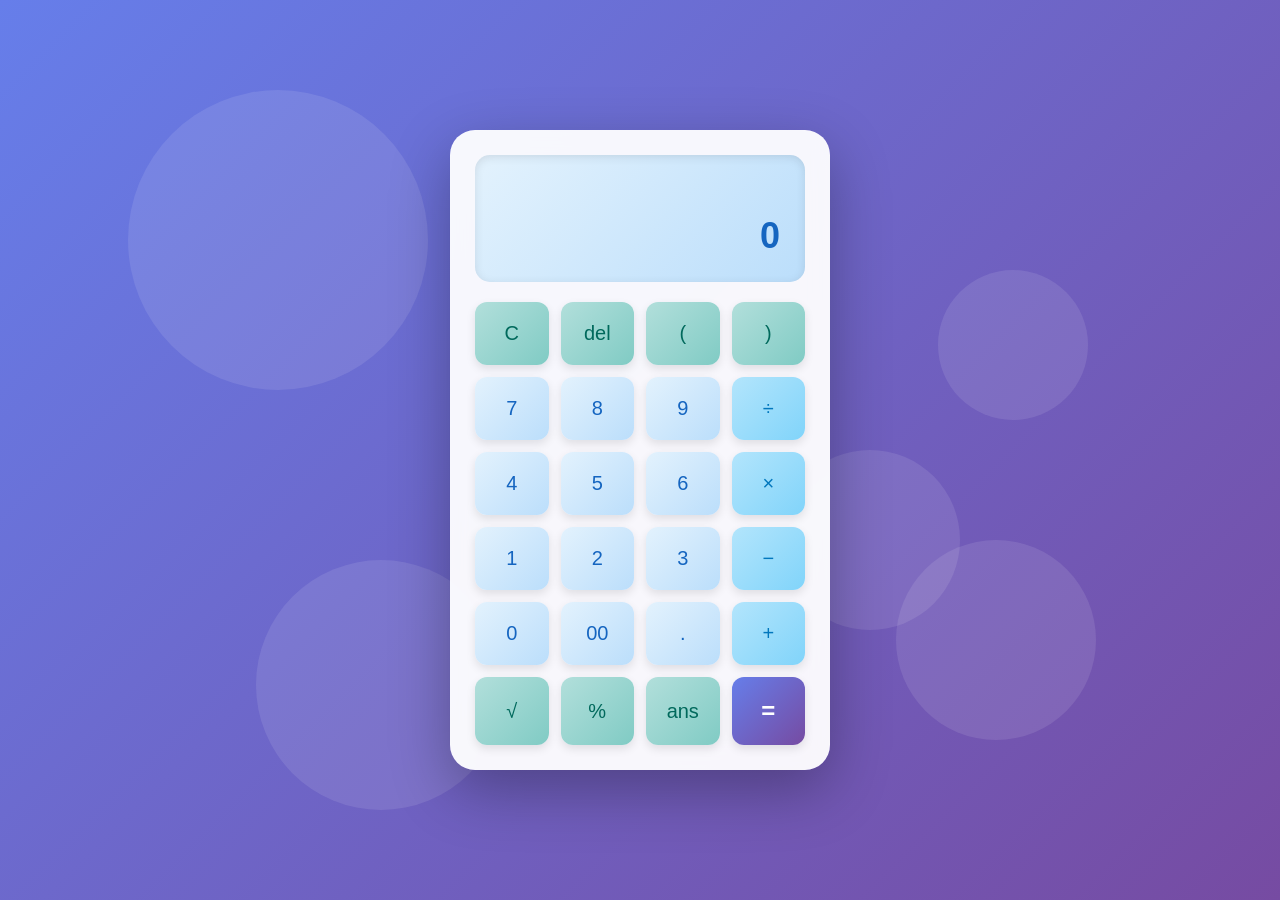
<file: Calculator/index.html>
<!DOCTYPE html>
<html lang="en">
<head>
    <meta charset="UTF-8">
    <meta name="viewport" content="width=device-width, initial-scale=1.0">
    <title>Calculator</title>
    <link rel="stylesheet" href="style.css">
</head>
<body>
    <div class="background-animation">
        <div class="circle circle1"></div>
        <div class="circle circle2"></div>
        <div class="circle circle3"></div>
        <div class="circle circle4"></div>
        <div class="circle circle5"></div>
    </div>

    <div class="calculator">
        <div class="display">
            <div class="expression" id="expression"></div>
            <div class="result" id="result">0</div>
        </div>
        
        <div class="buttons">
            <button class="btn function" onclick="clearDisplay()">C</button>
            <button class="btn function" onclick="deleteLast()">del</button>
            <button class="btn function" onclick="appendOperator('(')">(</button>
            <button class="btn function" onclick="appendOperator(')')">)</button>
            
            <button class="btn number" onclick="appendNumber('7')">7</button>
            <button class="btn number" onclick="appendNumber('8')">8</button>
            <button class="btn number" onclick="appendNumber('9')">9</button>
            <button class="btn operator" onclick="appendOperator('/')">÷</button>
            
            <button class="btn number" onclick="appendNumber('4')">4</button>
            <button class="btn number" onclick="appendNumber('5')">5</button>
            <button class="btn number" onclick="appendNumber('6')">6</button>
            <button class="btn operator" onclick="appendOperator('*')">×</button>
            
            <button class="btn number" onclick="appendNumber('1')">1</button>
            <button class="btn number" onclick="appendNumber('2')">2</button>
            <button class="btn number" onclick="appendNumber('3')">3</button>
            <button class="btn operator" onclick="appendOperator('-')">−</button>
            
            <button class="btn number" onclick="appendNumber('0')">0</button>
            <button class="btn number" onclick="appendNumber('00')">00</button>
            <button class="btn number" onclick="appendNumber('.')">.</button>
            <button class="btn operator" onclick="appendOperator('+')">+</button>
            
            <button class="btn function" onclick="calculateSquareRoot()">√</button>
            <button class="btn function" onclick="calculatePercentage()">%</button>
            <button class="btn function" onclick="getAnswer()">ans</button>
            <button class="btn equals" onclick="calculate()">=</button>
        </div>
    </div>

    <script src="script.js"></script>
</body>
</html>
</file>
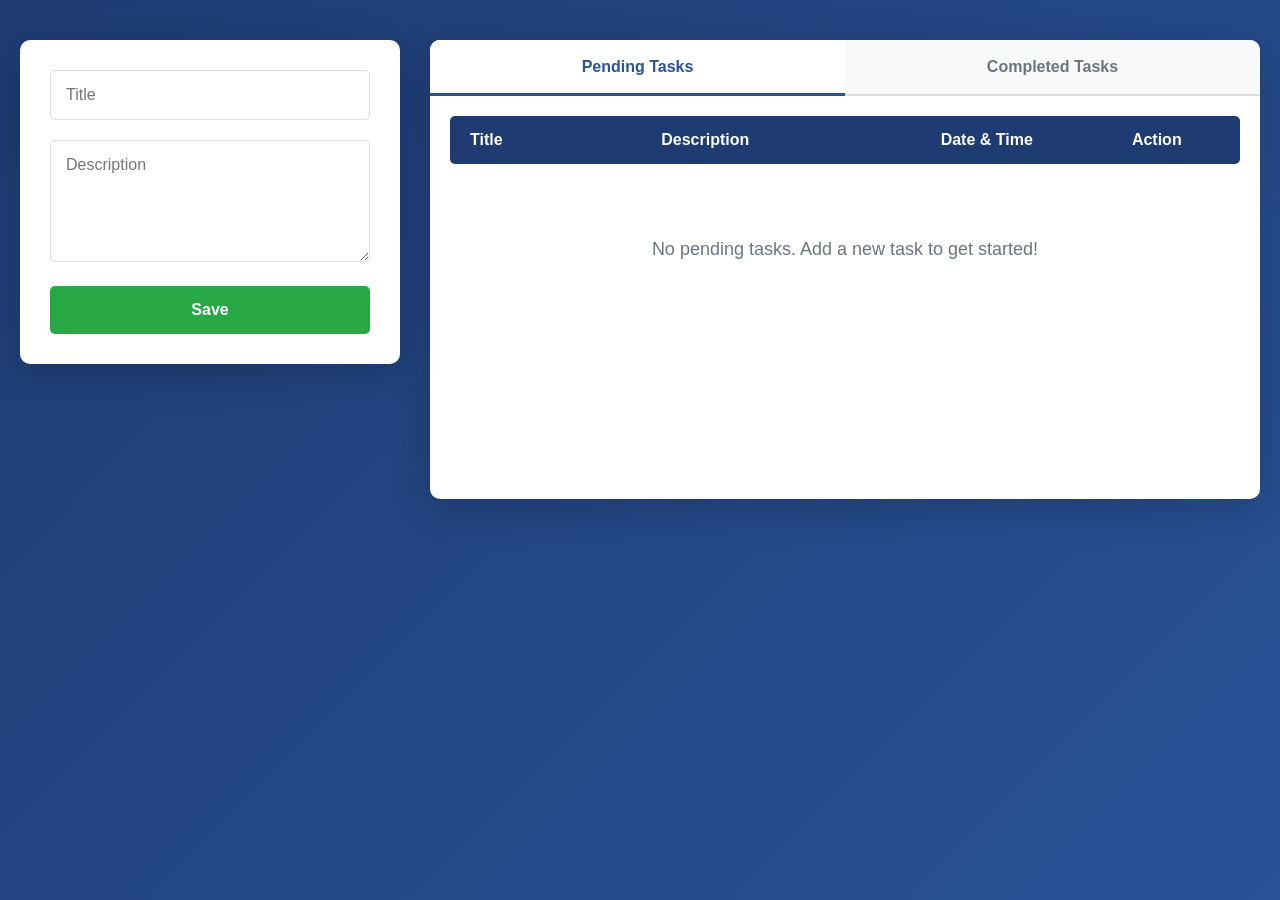
<file: To-do webapp/index.html>
<!DOCTYPE html>
<html lang="en">
<head>
    <meta charset="UTF-8">
    <meta name="viewport" content="width=device-width, initial-scale=1.0">
    <title>To-Do Web App</title>
    <link rel="stylesheet" href="todo.css">
</head>
<body>
    <div class="container">
        <!-- Left Side - Add Task Form -->
        <div class="form-section">
            <div class="form-card">
                <input 
                    type="text" 
                    id="taskTitle" 
                    class="input-field" 
                    placeholder="Title"
                    required
                >
                
                <textarea 
                    id="taskDescription" 
                    class="input-field textarea-field" 
                    placeholder="Description"
                    rows="5"
                    required
                ></textarea>
                
                <div class="validation-message" id="validationMessage">
                    <span class="warning-icon">⚠️</span>
                    <span>Please fill out this field.</span>
                </div>
                
                <button class="save-btn" id="saveBtn">Save</button>
            </div>
        </div>

        <!-- Right Side - Task Lists -->
        <div class="tasks-section">
            <!-- Tabs -->
            <div class="tabs">
                <button class="tab-btn active" data-tab="pending">Pending Tasks</button>
                <button class="tab-btn" data-tab="completed">Completed Tasks</button>
            </div>

            <!-- Task Table -->
            <div class="task-table">
                <div class="table-header">
                    <div class="header-title">Title</div>
                    <div class="header-description">Description</div>
                    <div class="header-date">Date & Time</div>
                    <div class="header-action">Action</div>
                </div>

                <!-- Pending Tasks List -->
                <div id="pendingTasks" class="task-list active">
                    <!-- Tasks will be dynamically added here -->
                </div>

                <!-- Completed Tasks List -->
                <div id="completedTasks" class="task-list">
                    <!-- Completed tasks will be dynamically added here -->
                </div>
            </div>
        </div>
    </div>

    <script src="todo.js"></script>
</body>
</html>
</file>
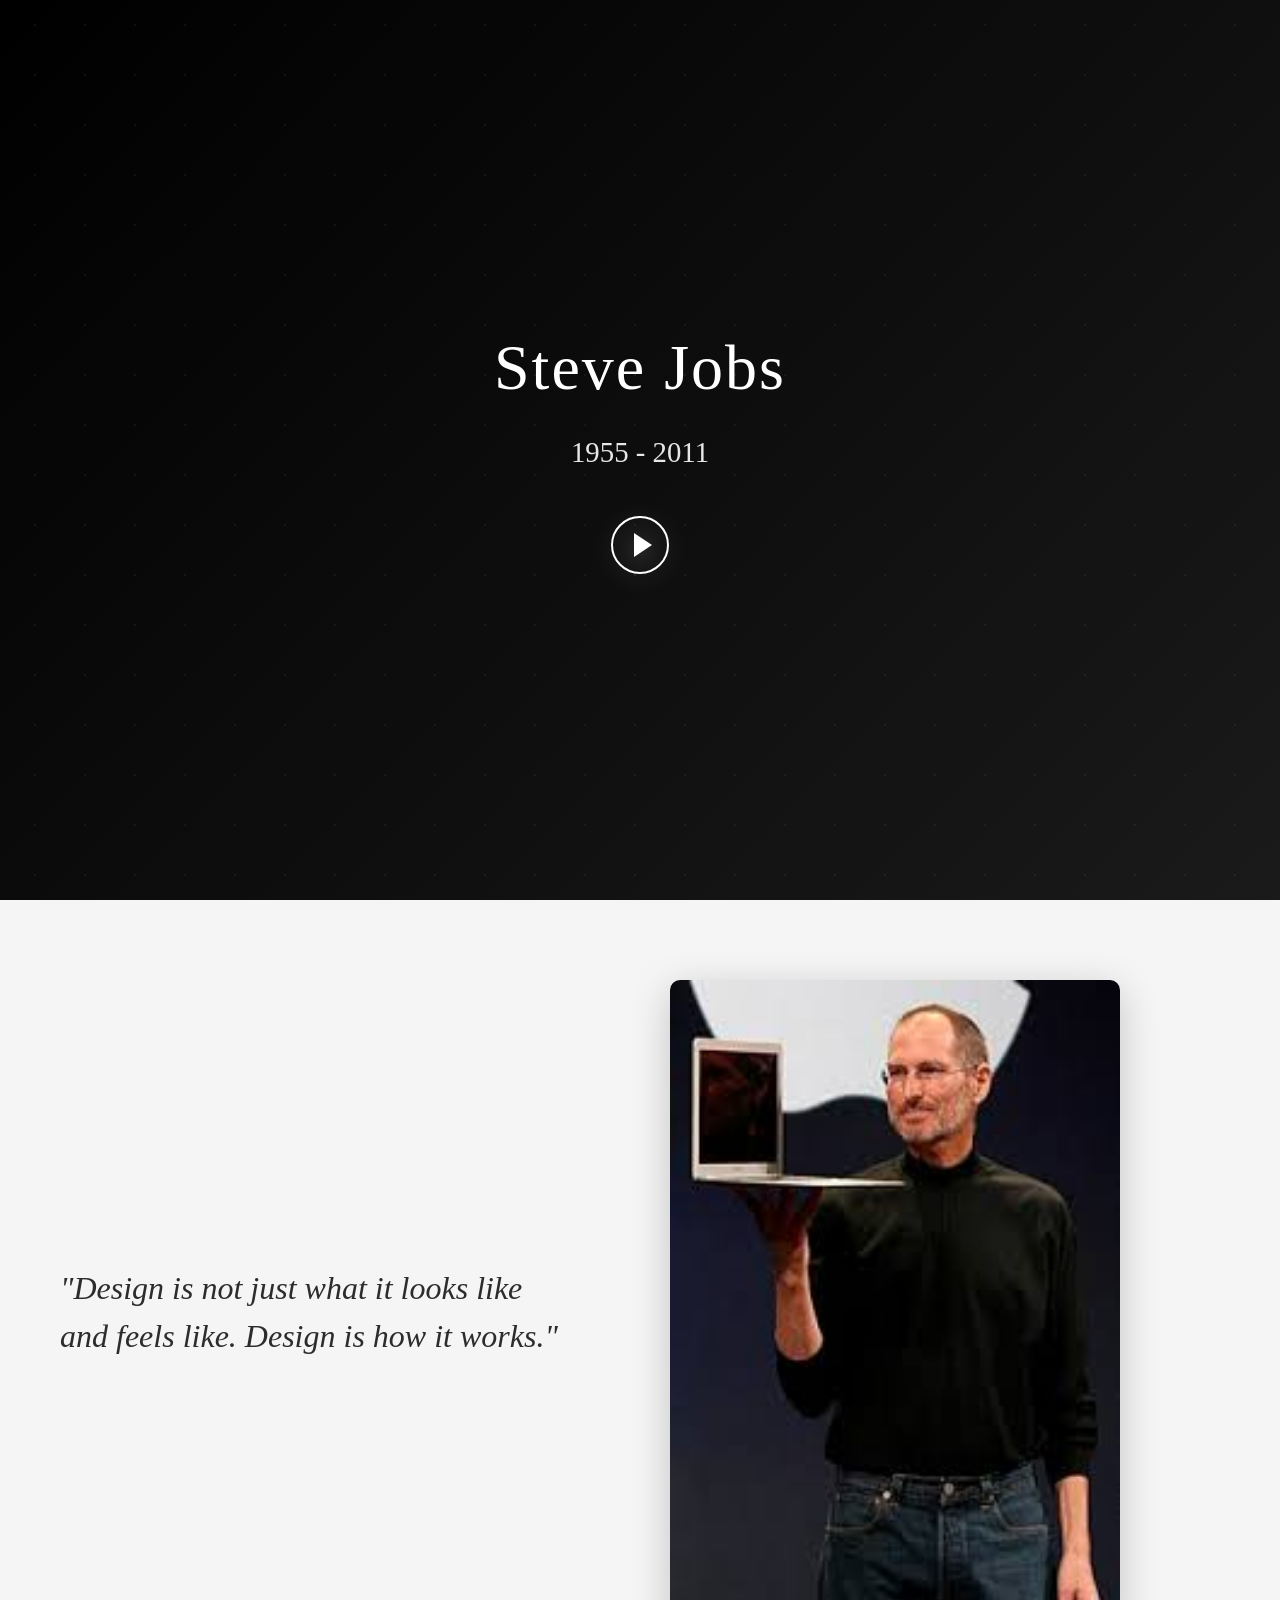
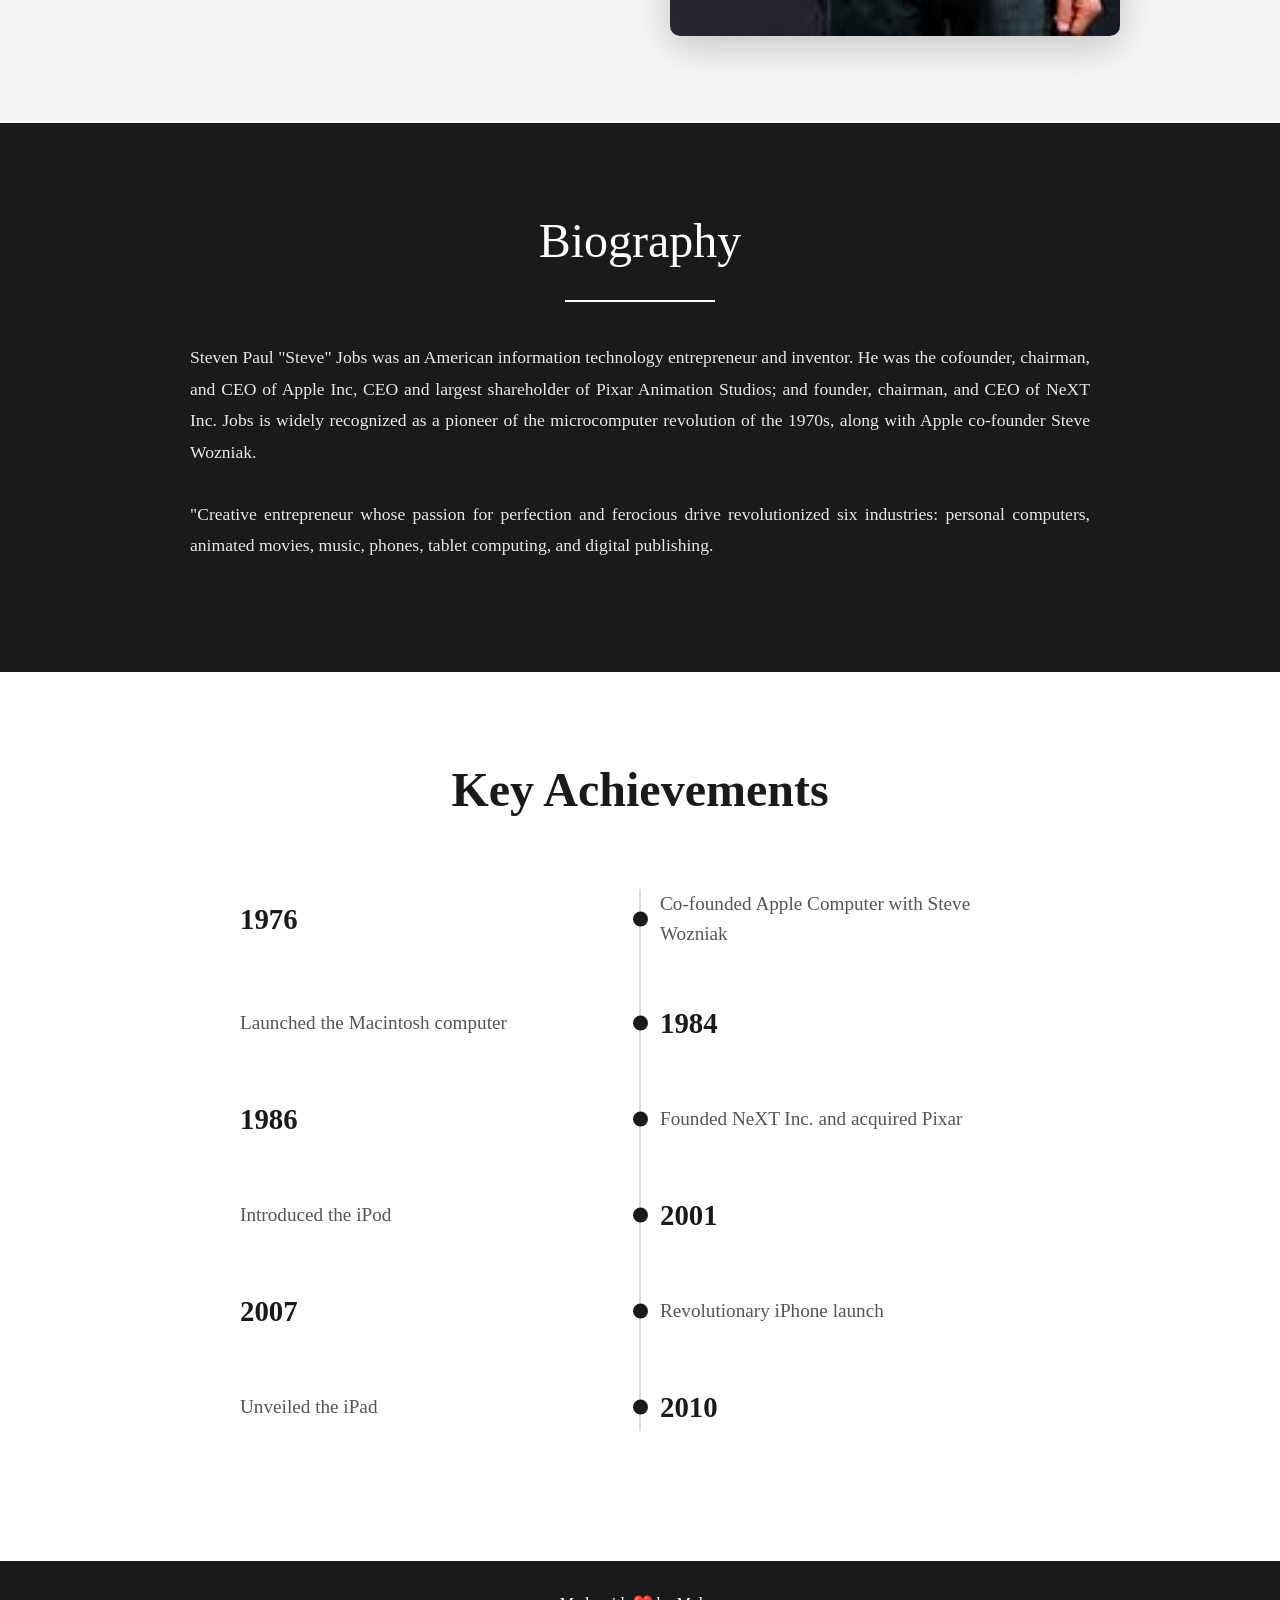
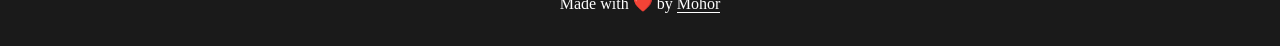
<file: Tribute page/index.html>
<!DOCTYPE html>
<html lang="en">
<head>
    <meta charset="UTF-8">
    <meta name="viewport" content="width=device-width, initial-scale=1.0">
    <title>Steve Jobs - Tribute Page</title>
    <link rel="stylesheet" href="tribute.css">
</head>
<body>
    <!-- Hero Section -->
    <section class="hero">
        <div class="hero-content">
            <h1 class="hero-title">Steve Jobs</h1>
            <p class="hero-years">1955 - 2011</p>
            <div class="play-button" id="playButton">
                <svg width="60" height="60" viewBox="0 0 60 60">
                    <circle cx="30" cy="30" r="28" stroke="white" stroke-width="2" fill="none"/>
                    <polygon points="24,18 24,42 42,30" fill="white"/>
                </svg>
            </div>
        </div>
    </section>

    <!-- Quote Section -->
    <section class="quote-section">
        <div class="container">
            <div class="quote-content">
                <div class="quote-text">
                    <p class="quote">"Design is not just what it looks like and feels like. Design is how it works."</p>
                </div>
                <div class="quote-image">
                    <img src="steve.jpg" alt="Steve Jobs">
                </div>
            </div>
        </div>
    </section>

    <!-- Biography Section -->
    <section class="biography">
        <div class="container">
            <h2 class="bio-title">Biography</h2>
            <div class="bio-line"></div>
            <p class="bio-text">
                Steven Paul "Steve" Jobs was an American information technology entrepreneur and inventor. He was the cofounder, chairman, and CEO of Apple Inc, CEO and largest shareholder of Pixar Animation Studios; and founder, chairman, and CEO of NeXT Inc. Jobs is widely recognized as a pioneer of the microcomputer revolution of the 1970s, along with Apple co-founder Steve Wozniak.
            </p>
            <p class="bio-text">
                "Creative entrepreneur whose passion for perfection and ferocious drive revolutionized six industries: personal computers, animated movies, music, phones, tablet computing, and digital publishing.
            </p>
        </div>
    </section>

    <!-- Achievements Section -->
    <section class="achievements">
        <div class="container">
            <h2 class="section-title">Key Achievements</h2>
            <div class="timeline">
                <div class="timeline-item">
                    <div class="year">1976</div>
                    <div class="achievement">Co-founded Apple Computer with Steve Wozniak</div>
                </div>
                <div class="timeline-item">
                    <div class="year">1984</div>
                    <div class="achievement">Launched the Macintosh computer</div>
                </div>
                <div class="timeline-item">
                    <div class="year">1986</div>
                    <div class="achievement">Founded NeXT Inc. and acquired Pixar</div>
                </div>
                <div class="timeline-item">
                    <div class="year">2001</div>
                    <div class="achievement">Introduced the iPod</div>
                </div>
                <div class="timeline-item">
                    <div class="year">2007</div>
                    <div class="achievement">Revolutionary iPhone launch</div>
                </div>
                <div class="timeline-item">
                    <div class="year">2010</div>
                    <div class="achievement">Unveiled the iPad</div>
                </div>
            </div>
        </div>
    </section>

    <!-- Footer -->
    <footer class="footer">
        <p>Made with ❤️ by <a href="#" target="_blank">Mohor</a></p>
    </footer>

    <script src="tribute.js"></script>
</body>
</html>
</file>
<file: Calculator/style.css>
* {
    margin: 0;
    padding: 0;
    box-sizing: border-box;
}

body {
    font-family: 'Segoe UI', Tahoma, Geneva, Verdana, sans-serif;
    display: flex;
    justify-content: center;
    align-items: center;
    min-height: 100vh;
    background: linear-gradient(135deg, #667eea 0%, #764ba2 100%);
    overflow: hidden;
    position: relative;
}

.background-animation {
    position: fixed;
    width: 100%;
    height: 100%;
    overflow: hidden;
    z-index: 0;
}

.circle {
    position: absolute;
    border-radius: 50%;
    background: rgba(255, 255, 255, 0.1);
    animation: float 20s infinite ease-in-out;
}

.circle1 {
    width: 300px;
    height: 300px;
    top: 10%;
    left: 10%;
    animation-delay: 0s;
    animation-duration: 25s;
}

.circle2 {
    width: 200px;
    height: 200px;
    top: 60%;
    left: 70%;
    animation-delay: 2s;
    animation-duration: 20s;
}

.circle3 {
    width: 150px;
    height: 150px;
    top: 30%;
    right: 15%;
    animation-delay: 4s;
    animation-duration: 22s;
}

.circle4 {
    width: 250px;
    height: 250px;
    bottom: 10%;
    left: 20%;
    animation-delay: 1s;
    animation-duration: 28s;
}

.circle5 {
    width: 180px;
    height: 180px;
    bottom: 30%;
    right: 25%;
    animation-delay: 3s;
    animation-duration: 24s;
}

@keyframes float {
    0%, 100% {
        transform: translate(0, 0) scale(1);
        opacity: 0.3;
    }
    25% {
        transform: translate(50px, -50px) scale(1.1);
        opacity: 0.5;
    }
    50% {
        transform: translate(-30px, 50px) scale(0.9);
        opacity: 0.4;
    }
    75% {
        transform: translate(40px, 30px) scale(1.05);
        opacity: 0.6;
    }
}

.calculator {
    background: rgba(255, 255, 255, 0.95);
    backdrop-filter: blur(10px);
    padding: 25px;
    border-radius: 25px;
    box-shadow: 0 20px 60px rgba(0, 0, 0, 0.3);
    width: 380px;
    position: relative;
    z-index: 1;
}

.display {
    background: linear-gradient(135deg, #e3f2fd 0%, #bbdefb 100%);
    padding: 25px;
    border-radius: 15px;
    margin-bottom: 20px;
    min-height: 100px;
    display: flex;
    flex-direction: column;
    justify-content: space-between;
    box-shadow: inset 0 2px 10px rgba(0, 0, 0, 0.1);
}

.expression {
    color: #64b5f6;
    font-size: 18px;
    min-height: 25px;
    text-align: right;
    word-wrap: break-word;
    margin-bottom: 10px;
}

.result {
    color: #1565c0;
    font-size: 36px;
    font-weight: 600;
    text-align: right;
    word-wrap: break-word;
}

.buttons {
    display: grid;
    grid-template-columns: repeat(4, 1fr);
    gap: 12px;
}

.btn {
    padding: 20px;
    font-size: 20px;
    border: none;
    border-radius: 12px;
    cursor: pointer;
    transition: all 0.3s ease;
    font-weight: 500;
    box-shadow: 0 4px 10px rgba(0, 0, 0, 0.1);
}

.btn:hover {
    transform: translateY(-2px);
    box-shadow: 0 6px 15px rgba(0, 0, 0, 0.2);
}

.btn:active {
    transform: translateY(0);
    box-shadow: 0 2px 5px rgba(0, 0, 0, 0.1);
}

.btn.number {
    background: linear-gradient(135deg, #e3f2fd 0%, #bbdefb 100%);
    color: #1565c0;
}

.btn.operator {
    background: linear-gradient(135deg, #b3e5fc 0%, #81d4fa 100%);
    color: #0277bd;
}

.btn.function {
    background: linear-gradient(135deg, #b2dfdb 0%, #80cbc4 100%);
    color: #00695c;
}

.btn.equals {
    background: linear-gradient(135deg, #667eea 0%, #764ba2 100%);
    color: white;
    font-size: 24px;
    font-weight: 600;
}

.btn.equals:hover {
    background: linear-gradient(135deg, #764ba2 0%, #667eea 100%);
}

@media (max-width: 480px) {
    .calculator {
        width: 95%;
        padding: 20px;
    }
    
    .btn {
        padding: 18px;
        font-size: 18px;
    }
    
    .result {
        font-size: 32px;
    }
}
</file>
<file: To-do webapp/todo.css>
* {
    margin: 0;
    padding: 0;
    box-sizing: border-box;
}

body {
    font-family: 'Segoe UI', Tahoma, Geneva, Verdana, sans-serif;
    background: linear-gradient(135deg, #1e3c72 0%, #2a5298 100%);
    min-height: 100vh;
    padding: 40px 20px;
}

.container {
    max-width: 1400px;
    margin: 0 auto;
    display: grid;
    grid-template-columns: 380px 1fr;
    gap: 30px;
    align-items: start;
}

/* Form Section */
.form-section {
    position: sticky;
    top: 40px;
}

.form-card {
    background: white;
    padding: 30px;
    border-radius: 10px;
    box-shadow: 0 10px 40px rgba(0, 0, 0, 0.2);
}

.input-field {
    width: 100%;
    padding: 15px;
    margin-bottom: 20px;
    border: 1px solid #ddd;
    border-radius: 5px;
    font-size: 16px;
    font-family: inherit;
    transition: border-color 0.3s ease;
}

.input-field:focus {
    outline: none;
    border-color: #2a5298;
}

.input-field.error {
    border-color: #e74c3c;
}

.textarea-field {
    resize: vertical;
    min-height: 120px;
}

.validation-message {
    display: none;
    background: #fff3cd;
    border: 1px solid #ffc107;
    border-radius: 5px;
    padding: 12px;
    margin-bottom: 20px;
    color: #856404;
    font-size: 14px;
    align-items: center;
    gap: 10px;
}

.validation-message.show {
    display: flex;
}

.warning-icon {
    font-size: 18px;
}

.save-btn {
    width: 100%;
    padding: 15px;
    background: #28a745;
    color: white;
    border: none;
    border-radius: 5px;
    font-size: 16px;
    font-weight: 600;
    cursor: pointer;
    transition: background 0.3s ease, transform 0.2s ease;
}

.save-btn:hover {
    background: #218838;
    transform: translateY(-2px);
}

.save-btn:active {
    transform: translateY(0);
}

/* Tasks Section */
.tasks-section {
    background: white;
    border-radius: 10px;
    box-shadow: 0 10px 40px rgba(0, 0, 0, 0.2);
    overflow: hidden;
}

/* Tabs */
.tabs {
    display: flex;
    background: #f8f9fa;
    border-bottom: 2px solid #ddd;
}

.tab-btn {
    flex: 1;
    padding: 18px;
    background: transparent;
    border: none;
    font-size: 16px;
    font-weight: 600;
    color: #6c757d;
    cursor: pointer;
    transition: all 0.3s ease;
    position: relative;
}

.tab-btn:hover {
    background: #e9ecef;
}

.tab-btn.active {
    color: #2a5298;
    background: white;
}

.tab-btn.active::after {
    content: '';
    position: absolute;
    bottom: -2px;
    left: 0;
    right: 0;
    height: 3px;
    background: #2a5298;
}

/* Task Table */
.task-table {
    padding: 20px;
}

.table-header {
    display: grid;
    grid-template-columns: 2fr 3fr 2fr 1fr;
    gap: 15px;
    padding: 15px 20px;
    background: #1e3c72;
    color: white;
    font-weight: 600;
    border-radius: 5px;
    margin-bottom: 15px;
}

.task-list {
    display: none;
    min-height: 300px;
}

.task-list.active {
    display: block;
}

.task-item {
    display: grid;
    grid-template-columns: 2fr 3fr 2fr 1fr;
    gap: 15px;
    padding: 20px;
    background: white;
    border: 1px solid #e9ecef;
    border-radius: 5px;
    margin-bottom: 15px;
    align-items: center;
    transition: all 0.3s ease;
    animation: slideIn 0.4s ease;
}

@keyframes slideIn {
    from {
        opacity: 0;
        transform: translateY(-10px);
    }
    to {
        opacity: 1;
        transform: translateY(0);
    }
}

.task-item:hover {
    box-shadow: 0 5px 15px rgba(0, 0, 0, 0.1);
    transform: translateY(-2px);
}

.task-title {
    font-weight: 600;
    color: #2c3e50;
    word-break: break-word;
}

.task-description {
    color: #6c757d;
    word-break: break-word;
}

.task-datetime {
    color: #6c757d;
    font-size: 14px;
}

.task-actions {
    display: flex;
    gap: 10px;
    justify-content: flex-end;
}

.action-btn {
    padding: 8px 16px;
    border: none;
    border-radius: 5px;
    font-size: 14px;
    font-weight: 600;
    cursor: pointer;
    transition: all 0.3s ease;
}

.complete-btn {
    background: #28a745;
    color: white;
}

.complete-btn:hover {
    background: #218838;
    transform: scale(1.05);
}

.edit-btn {
    background: #ffc107;
    color: #212529;
}

.edit-btn:hover {
    background: #e0a800;
    transform: scale(1.05);
}

.delete-btn {
    background: #dc3545;
    color: white;
    padding: 10px 18px;
}

.delete-btn:hover {
    background: #c82333;
    transform: scale(1.05);
}

.empty-message {
    text-align: center;
    padding: 60px 20px;
    color: #6c757d;
    font-size: 18px;
}

/* Responsive Design */
@media (max-width: 1024px) {
    .container {
        grid-template-columns: 1fr;
    }

    .form-section {
        position: static;
    }
}

@media (max-width: 768px) {
    .table-header,
    .task-item {
        grid-template-columns: 1fr;
        gap: 10px;
    }

    .table-header {
        display: none;
    }

    .task-item {
        padding: 15px;
    }

    .task-actions {
        justify-content: flex-start;
        flex-wrap: wrap;
    }

    .action-btn {
        flex: 1;
        min-width: 80px;
    }
}
</file>
<file: Tribute page/tribute.css>
* {
    margin: 0;
    padding: 0;
    box-sizing: border-box;
}

body {
    font-family: 'Georgia', 'Times New Roman', serif;
    line-height: 1.6;
    color: #333;
    overflow-x: hidden;
}

/* Hero Section */
.hero {
    height: 100vh;
    background: linear-gradient(135deg, #000000 0%, #1a1a1a 100%);
    display: flex;
    justify-content: center;
    align-items: center;
    text-align: center;
    color: white;
    position: relative;
    overflow: hidden;
}

.hero::before {
    content: '';
    position: absolute;
    width: 200%;
    height: 200%;
    background: radial-gradient(circle, rgba(255,255,255,0.05) 1px, transparent 1px);
    background-size: 50px 50px;
    animation: moveBackground 20s linear infinite;
}

@keyframes moveBackground {
    0% {
        transform: translate(0, 0);
    }
    100% {
        transform: translate(50px, 50px);
    }
}

.hero-content {
    position: relative;
    z-index: 2;
    animation: fadeInUp 1s ease-out;
}

.hero-title {
    font-size: 4rem;
    font-weight: 400;
    margin-bottom: 10px;
    letter-spacing: 2px;
}

.hero-years {
    font-size: 1.8rem;
    font-weight: 300;
    margin-bottom: 40px;
    opacity: 0.9;
}

.play-button {
    cursor: pointer;
    transition: transform 0.3s ease;
    display: inline-block;
}

.play-button:hover {
    transform: scale(1.1);
}

.play-button svg {
    filter: drop-shadow(0 4px 10px rgba(255, 255, 255, 0.3));
}

@keyframes fadeInUp {
    from {
        opacity: 0;
        transform: translateY(30px);
    }
    to {
        opacity: 1;
        transform: translateY(0);
    }
}

/* Container */
.container {
    max-width: 1200px;
    margin: 0 auto;
    padding: 0 20px;
}

/* Quote Section */
.quote-section {
    background: #f5f5f5;
    padding: 80px 0;
}

.quote-content {
    display: grid;
    grid-template-columns: 1fr 1fr;
    gap: 60px;
    align-items: center;
}

.quote-text {
    padding-right: 40px;
}

.quote {
    font-size: 2rem;
    font-style: italic;
    line-height: 1.5;
    color: #2c2c2c;
}

.quote-image img {
    width: 100%;
    max-width: 450px;
    border-radius: 10px;
    box-shadow: 0 10px 40px rgba(0, 0, 0, 0.2);
    transition: transform 0.3s ease;
}

.quote-image img:hover {
    transform: scale(1.02);
}

/* Biography Section */
.biography {
    background: #1a1a1a;
    color: #fff;
    padding: 80px 0;
}

.bio-title {
    font-size: 3rem;
    text-align: center;
    margin-bottom: 20px;
    font-weight: 400;
}

.bio-line {
    width: 150px;
    height: 2px;
    background: #fff;
    margin: 0 auto 40px;
}

.bio-text {
    font-size: 1.1rem;
    line-height: 1.8;
    max-width: 900px;
    margin: 0 auto 30px;
    text-align: justify;
    opacity: 0.9;
}

/* Achievements Section */
.achievements {
    background: #ffffff;
    padding: 80px 0;
}

.section-title {
    font-size: 3rem;
    text-align: center;
    margin-bottom: 60px;
    color: #1a1a1a;
}

.timeline {
    max-width: 800px;
    margin: 0 auto;
    position: relative;
}

.timeline::before {
    content: '';
    position: absolute;
    left: 50%;
    top: 0;
    bottom: 0;
    width: 2px;
    background: #ddd;
    transform: translateX(-50%);
}

.timeline-item {
    display: grid;
    grid-template-columns: 1fr 1fr;
    gap: 40px;
    margin-bottom: 50px;
    position: relative;
}

.timeline-item:nth-child(odd) .year {
    text-align: right;
}

.timeline-item:nth-child(even) .year {
    order: 2;
    text-align: left;
}

.timeline-item:nth-child(even) .achievement {
    order: 1;
    text-align: right;
}

.year {
    font-size: 1.8rem;
    font-weight: 700;
    color: #1a1a1a;
    display: flex;
    align-items: center;
    position: relative;
}

.timeline-item:nth-child(odd) .year::after,
.timeline-item:nth-child(even) .year::before {
    content: '';
    width: 15px;
    height: 15px;
    background: #1a1a1a;
    border-radius: 50%;
    position: absolute;
    top: 50%;
    transform: translateY(-50%);
}

.timeline-item:nth-child(odd) .year::after {
    right: -27.5px;
}

.timeline-item:nth-child(even) .year::before {
    left: -27.5px;
}

.achievement {
    font-size: 1.2rem;
    color: #555;
    display: flex;
    align-items: center;
}

/* Footer */
.footer {
    background: #1a1a1a;
    color: #fff;
    text-align: center;
    padding: 30px 0;
}

.footer a {
    color: #fff;
    text-decoration: none;
    border-bottom: 1px solid #fff;
    transition: opacity 0.3s ease;
}

.footer a:hover {
    opacity: 0.7;
}

/* Responsive Design */
@media (max-width: 768px) {
    .hero-title {
        font-size: 2.5rem;
    }

    .hero-years {
        font-size: 1.3rem;
    }

    .quote-content {
        grid-template-columns: 1fr;
    }

    .quote {
        font-size: 1.5rem;
    }

    .timeline::before {
        left: 20px;
    }

    .timeline-item {
        grid-template-columns: 1fr;
        padding-left: 50px;
    }

    .timeline-item:nth-child(even) .year,
    .timeline-item:nth-child(odd) .year {
        text-align: left;
        order: 1;
    }

    .timeline-item:nth-child(even) .achievement {
        text-align: left;
        order: 2;
    }

    .timeline-item:nth-child(odd) .year::after,
    .timeline-item:nth-child(even) .year::before {
        left: -27.5px;
        right: auto;
    }
}
</file>
